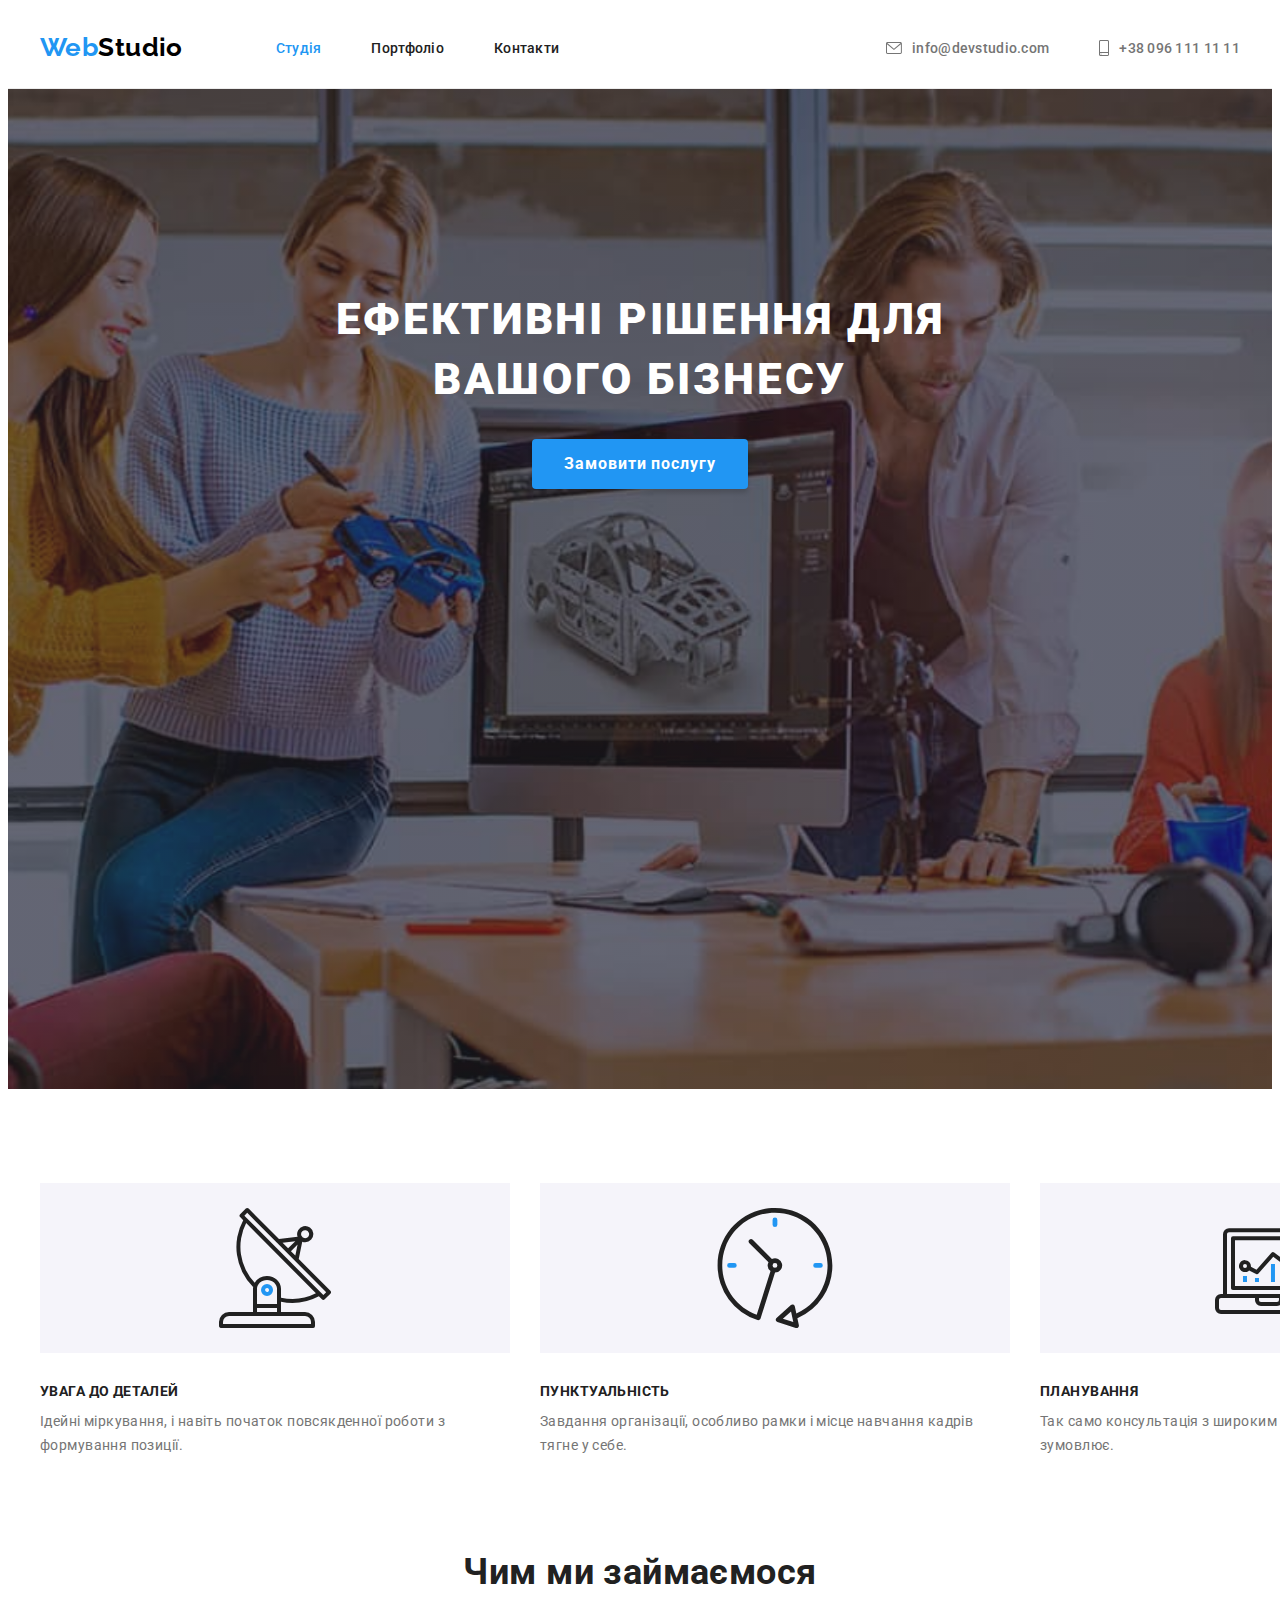
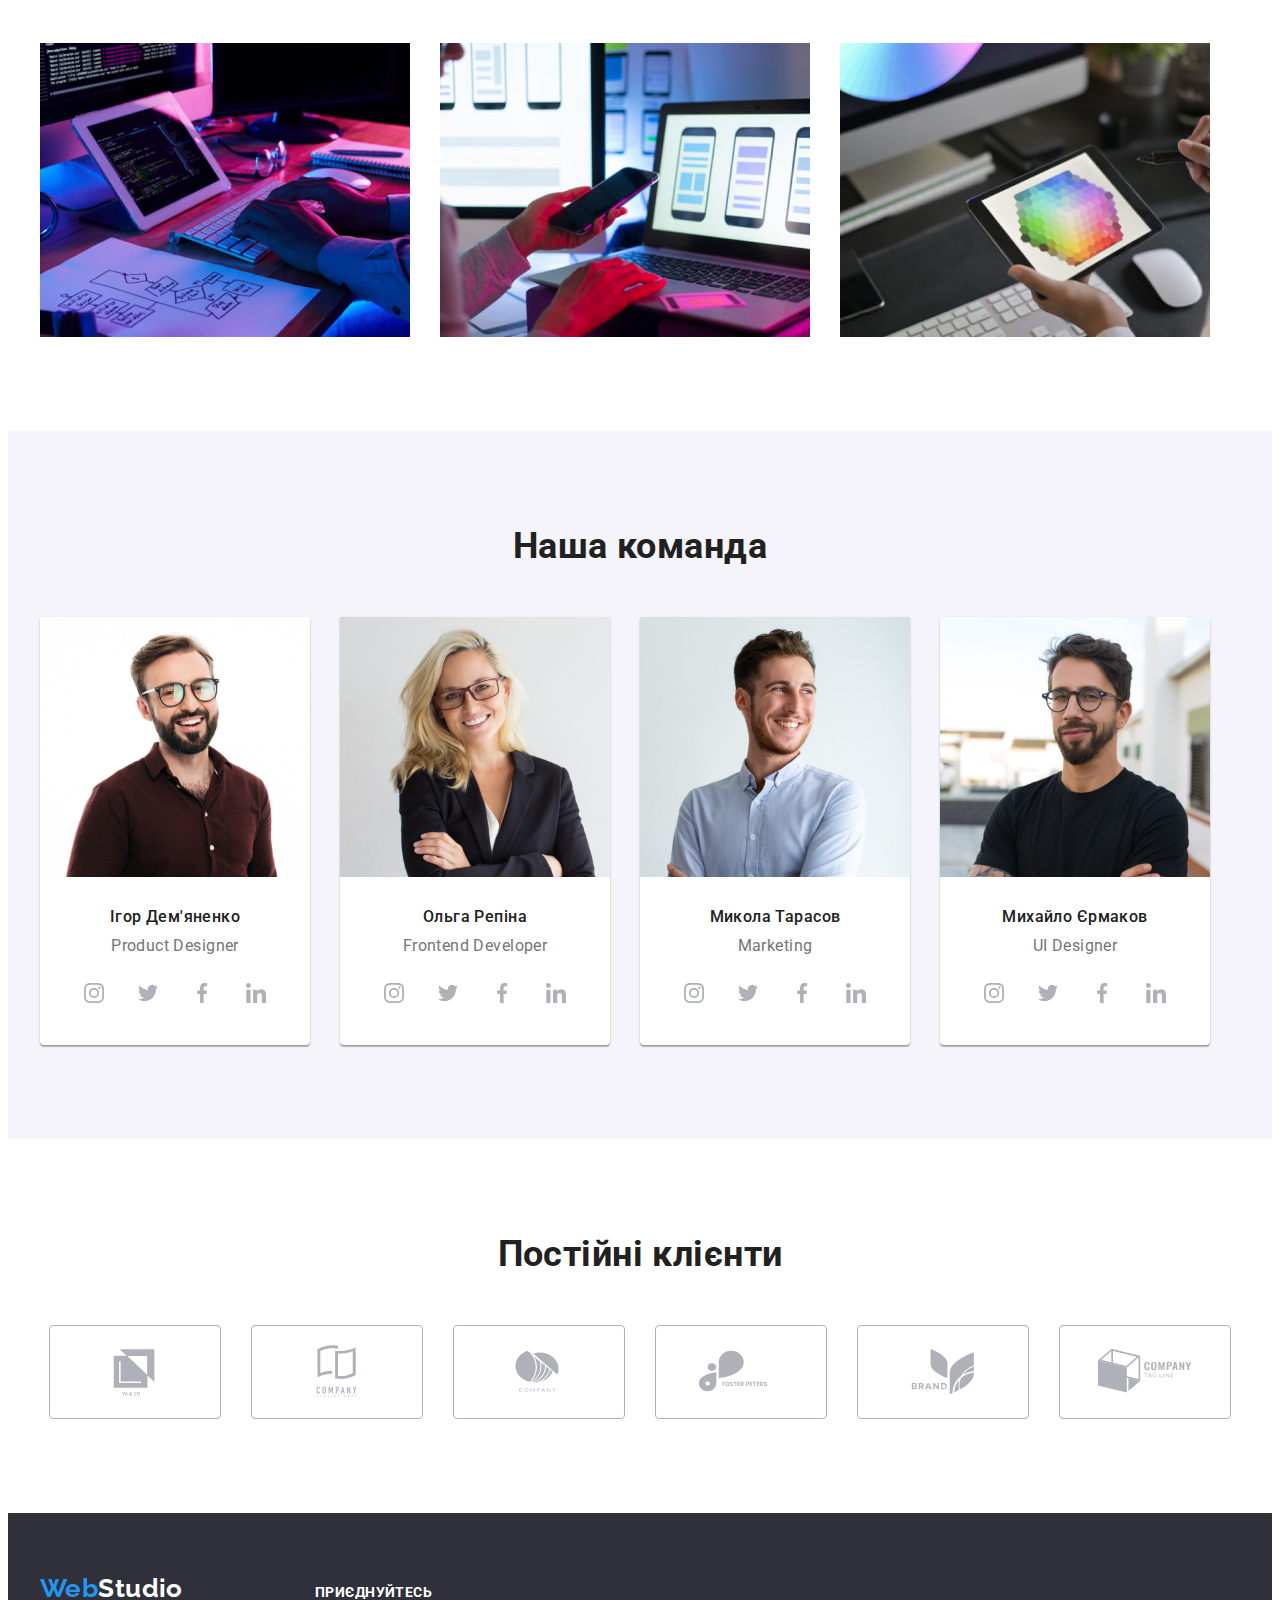
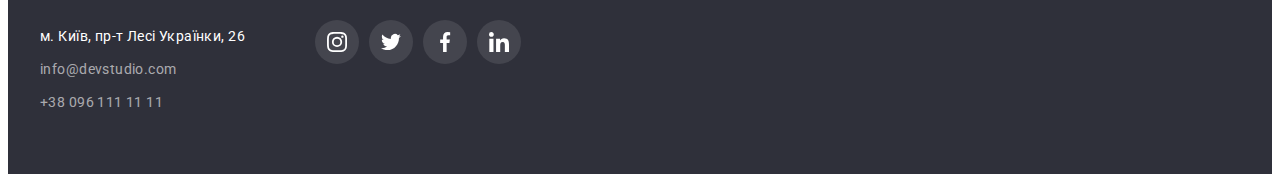
<file: index.html>
<!DOCTYPE html>
<html lang="uk">
  <head>
    <meta charset="UTF-8" />
    <meta http-equiv="X-UA-Compatible" content="IE=edge" />
    <meta name="viewport" content="width=device-width, initial-scale=1.0" />
    <title>Студія</title>
    <!-- Font styles -->
    <link rel="preconnect" href="https://fonts.googleapis.com" />
    <link rel="preconnect" href="https://fonts.gstatic.com" crossorigin />
    <link
      href="https://fonts.googleapis.com/css2?family=Raleway:wght@700&family=Roboto:wght@400;500;700;900&display=swap"
      rel="stylesheet"
    />
    <!-- Normalize styles -->
    <link
      rel="stylesheet"
      href="https://cdnjs.cloudflare.com/ajax/libs/modern-normalize/1.1.0/modern-normalize.min.css"
      integrity="sha512-wpPYUAdjBVSE4KJnH1VR1HeZfpl1ub8YT/NKx4PuQ5NmX2tKuGu6U/JRp5y+Y8XG2tV+wKQpNHVUX03MfMFn9Q=="
      crossorigin="anonymous"
      referrerpolicy="no-referrer"
    />
    <!-- Custom styles -->
    <link rel="stylesheet" href="./css/styles.css" />
  </head>

  <body>
    <!-- Header section -->
    <header class="header">
      <div class="container header-container">
        <nav class="header-nav">
          <a class="logo header-logo" href="./index.html"
            >Web<span class="black-logo">Studio</span></a
          >
          <ul class="nav-list list">
            <li class="nav-item"><a class="nav-link current" href="./index.html">Студія</a></li>
            <li class="nav-item"><a class="nav-link" href="./portfolio.html">Портфоліо</a></li>
            <li class="nav-item"><a class="nav-link" href="#">Контакти</a></li>
          </ul>
        </nav>

        <ul class="contacts-list list">
          <li class="contacts-item">
            <a class="contacts-link" href="mailto:info@devstudio.com">
              <svg class="contacts-mail" width="16" height="12">
                <use href="./images/icons/sprite.svg#icon-envelope"></use>
              </svg>
              info@devstudio.com</a
            >
          </li>
          <li class="contacts-item">
            <a class="contacts-link" href="tel:+380961111111">
              <svg class="contacts-tel" width="10" height="16">
                <use href="./images/icons/sprite.svg#icon-smartphone"></use>
              </svg>
              +38 096 111 11 11</a
            >
          </li>
        </ul>
      </div>
    </header>
    <!-- Main section -->
    <main>
      <!-- Hero section -->
      <section class="hero">
        <div class="container">
          <h1 class="hero-title">Ефективні рішення для <br />вашого бізнесу</h1>
          <button class="button order-button" type="button">Замовити послугу</button>
        </div>
      </section>
      <!-- Features section -->
      <section class="features section">
        <div class="container">
          <h2 class="section-title visually-hidden">Особливості</h2>
          <ul class="features-list list">
            <li class="features-item">
              <svg class="features-icon" width="270" height="120">
                <use href="./images/icons/sprite.svg#icon-antenna"></use>
              </svg>
              <h3 class="features-title">Увага до деталей</h3>
              <p class="features-text">
                Ідейні міркування, і навіть початок повсякденної роботи з формування позиції.
              </p>
            </li>
            <li class="features-item">
              <svg class="features-icon" width="270" height="120">
                <use href="./images/icons/sprite.svg#icon-clock"></use>
              </svg>
              <h3 class="features-title">Пунктуальність</h3>
              <p class="features-text">
                Завдання організації, особливо рамки і місце навчання кадрів тягне у себе.
              </p>
            </li>
            <li class="features-item">
              <svg class="features-icon" width="270" height="120">
                <use href="./images/icons/sprite.svg#icon-diagram"></use>
              </svg>
              <h3 class="features-title">Планування</h3>
              <p class="features-text">
                Так само консультація з широким активом значною мірою зумовлює.
              </p>
            </li>
            <li class="features-item">
              <svg class="features-icon" width="270" height="120">
                <use href="./images/icons/sprite.svg#icon-astronaut"></use>
              </svg>
              <h3 class="features-title">Сучасні технології</h3>
              <p class="features-text">
                Значимість цих проблем настільки очевидна, що реалізація планових завдань.
              </p>
            </li>
          </ul>
        </div>
      </section>
      <!-- Specifications section-->
      <section class="specifications section">
        <div class="container">
          <h2 class="section-title">Чим ми займаємося</h2>
          <ul class="specifications-list list">
            <li class="specifications-item">
              <img
                src="./images/services/programming.jpg"
                alt="Комп'ютер"
                width="370"
                height="294"
              />
            </li>
            <li class="specifications-item">
              <img src="./images/services/mobileapps.jpg" alt="Смартфон" width="370" height="294" />
            </li>
            <li class="specifications-item">
              <img
                src="./images/services/design.jpg"
                alt="Палітра кольорів"
                width="370"
                height="294"
              />
            </li>
          </ul>
        </div>
      </section>
      <!-- Team section -->
      <section class="section team">
        <div class="container">
          <h2 class="section-title">Наша команда</h2>
          <ul class="team-list list">
            <li class="teammate">
              <img src="./images/team/photo1.jpg" alt="Ігор Дем'яненко" width="270" height="260" />
              <div class="teammate-description">
                <h3 class="teammate-title">Ігор Дем'яненко</h3>
                <p class="teammate-position" lang="en">Product Designer</p>
                <ul class="socials list">
                  <li class="socials-item">
                    <a
                      class="socials-link link"
                      href="#"
                      target="_blank"
                      rel="noopener noreferrer"
                      aria-label="instagram"
                    >
                      <svg class="socials-icon" width="20" height="20">
                        <use href="./images/icons/sprite.svg#icon-instagram"></use>
                      </svg>
                    </a>
                  </li>
                  <li class="socials-item">
                    <a
                      class="socials-link link"
                      href="#"
                      target="_blank"
                      rel="noopener noreferrer"
                      aria-label="twitter"
                    >
                      <svg class="socials-icon" width="20" height="20">
                        <use href="./images/icons/sprite.svg#icon-twitter"></use>
                      </svg>
                    </a>
                  </li>
                  <li class="socials-item">
                    <a
                      class="socials-link link"
                      href="#"
                      target="_blank"
                      rel="noopener noreferrer"
                      aria-label="facebook"
                    >
                      <svg class="socials-icon" width="20" height="20">
                        <use href="./images/icons/sprite.svg#icon-facebook"></use>
                      </svg>
                    </a>
                  </li>
                  <li class="socials-item">
                    <a
                      class="socials-link link"
                      href="#"
                      target="_blank"
                      rel="noopener noreferrer"
                      aria-label="linkedin"
                      ><svg class="socials-icon" width="20" height="20">
                        <use href="./images/icons/sprite.svg#icon-linkedin"></use>
                      </svg>
                    </a>
                  </li>
                </ul>
              </div>
            </li>
            <li class="teammate">
              <img src="./images/team/photo2.jpg" alt="Ольга Репіна" width="270" height="260" />
              <div class="teammate-description">
                <h3 class="teammate-title">Ольга Репіна</h3>
                <p class="teammate-position" lang="en">Frontend Developer</p>
                <ul class="socials list">
                  <li class="socials-item">
                    <a
                      class="socials-link link"
                      href="#"
                      target="_blank"
                      rel="noopener noreferrer"
                      aria-label="instagram"
                    >
                      <svg class="socials-icon" width="20" height="20">
                        <use href="./images/icons/sprite.svg#icon-instagram"></use>
                      </svg>
                    </a>
                  </li>
                  <li class="socials-item">
                    <a
                      class="socials-link link"
                      href="#"
                      target="_blank"
                      rel="noopener noreferrer"
                      aria-label="twitter"
                    >
                      <svg class="socials-icon" width="20" height="20">
                        <use href="./images/icons/sprite.svg#icon-twitter"></use>
                      </svg>
                    </a>
                  </li>
                  <li class="socials-item">
                    <a
                      class="socials-link link"
                      href="#"
                      target="_blank"
                      rel="noopener noreferrer"
                      aria-label="facebook"
                    >
                      <svg class="socials-icon" width="20" height="20">
                        <use href="./images/icons/sprite.svg#icon-facebook"></use>
                      </svg>
                    </a>
                  </li>
                  <li class="socials-item">
                    <a
                      class="socials-link link"
                      href="#"
                      target="_blank"
                      rel="noopener noreferrer"
                      aria-label="linkedin"
                      ><svg class="socials-icon" width="20" height="20">
                        <use href="./images/icons/sprite.svg#icon-linkedin"></use>
                      </svg>
                    </a>
                  </li>
                </ul>
              </div>
            </li>
            <li class="teammate">
              <img src="./images/team/photo3.jpg" alt="Микола Тарасов" width="270" height="260" />
              <div class="teammate-description">
                <h3 class="teammate-title">Микола Тарасов</h3>
                <p class="teammate-position" lang="en">Marketing</p>
                <ul class="socials list">
                  <li class="socials-item">
                    <a
                      class="socials-link link"
                      href="#"
                      target="_blank"
                      rel="noopener noreferrer"
                      aria-label="instagram"
                    >
                      <svg class="socials-icon" width="20" height="20">
                        <use href="./images/icons/sprite.svg#icon-instagram"></use>
                      </svg>
                    </a>
                  </li>
                  <li class="socials-item">
                    <a
                      class="socials-link link"
                      href="#"
                      target="_blank"
                      rel="noopener noreferrer"
                      aria-label="twitter"
                    >
                      <svg class="socials-icon" width="20" height="20">
                        <use href="./images/icons/sprite.svg#icon-twitter"></use>
                      </svg>
                    </a>
                  </li>
                  <li class="socials-item">
                    <a
                      class="socials-link link"
                      href="#"
                      target="_blank"
                      rel="noopener noreferrer"
                      aria-label="facebook"
                    >
                      <svg class="socials-icon" width="20" height="20">
                        <use href="./images/icons/sprite.svg#icon-facebook"></use>
                      </svg>
                    </a>
                  </li>
                  <li class="socials-item">
                    <a
                      class="socials-link link"
                      href="#"
                      target="_blank"
                      rel="noopener noreferrer"
                      aria-label="linkedin"
                      ><svg class="socials-icon" width="20" height="20">
                        <use href="./images/icons/sprite.svg#icon-linkedin"></use>
                      </svg>
                    </a>
                  </li>
                </ul>
              </div>
            </li>
            <li class="teammate">
              <img src="./images/team/photo4.jpg" alt="Михайло Єрмаков" width="270" height="260" />
              <div class="teammate-description">
                <h3 class="teammate-title">Михайло Єрмаков</h3>
                <p class="teammate-position" lang="en">UI Designer</p>
                <ul class="socials list">
                  <li class="socials-item">
                    <a
                      class="socials-link link"
                      href="#"
                      target="_blank"
                      rel="noopener noreferrer"
                      aria-label="instagram"
                    >
                      <svg class="socials-icon" width="20" height="20">
                        <use href="./images/icons/sprite.svg#icon-instagram"></use>
                      </svg>
                    </a>
                  </li>
                  <li class="socials-item">
                    <a
                      class="socials-link link"
                      href="#"
                      target="_blank"
                      rel="noopener noreferrer"
                      aria-label="twitter"
                    >
                      <svg class="socials-icon" width="20" height="20">
                        <use href="./images/icons/sprite.svg#icon-twitter"></use>
                      </svg>
                    </a>
                  </li>
                  <li class="socials-item">
                    <a
                      class="socials-link link"
                      href="#"
                      target="_blank"
                      rel="noopener noreferrer"
                      aria-label="facebook"
                    >
                      <svg class="socials-icon" width="20" height="20">
                        <use href="./images/icons/sprite.svg#icon-facebook"></use>
                      </svg>
                    </a>
                  </li>
                  <li class="socials-item">
                    <a
                      class="socials-link link"
                      href="#"
                      target="_blank"
                      rel="noopener noreferrer"
                      aria-label="linkedin"
                      ><svg class="socials-icon" width="20" height="20">
                        <use href="./images/icons/sprite.svg#icon-linkedin"></use>
                      </svg>
                    </a>
                  </li>
                </ul>
              </div>
            </li>
          </ul>
        </div>
      </section>
      <!-- Clients section -->
      <section class="section clients">
        <div class="container">
          <h2 class="section-title">Постійні клієнти</h2>
          <ul class="clients-list list">
            <li class="clients-item">
              <a
                class="clients-link link"
                href="#"
                target="_blank"
                rel="noopener noreferrer"
                aria-label="YA&CO"
              >
                <svg class="clients-logo" width="106" height="60">
                  <use href="./images/icons/sprite.svg#icon-logo-1"></use>
                </svg>
              </a>
            </li>
            <li class="clients-item">
              <a
                class="clients-link link"
                href="#"
                target="_blank"
                rel="noopener noreferrer"
                aria-label="Company"
              >
                <svg class="clients-logo" width="106" height="60">
                  <use href="./images/icons/sprite.svg#icon-logo-2"></use>
                </svg>
              </a>
            </li>
            <li class="clients-item">
              <a
                class="clients-link link"
                href="#"
                target="_blank"
                rel="noopener noreferrer"
                aria-label="Company"
              >
                <svg class="clients-logo" width="106" height="60">
                  <use href="./images/icons/sprite.svg#icon-logo-3"></use>
                </svg>
              </a>
            </li>
            <li class="clients-item">
              <a
                class="clients-link link"
                href="#"
                target="_blank"
                rel="noopener noreferrer"
                aria-label="FOSTER PETERS"
              >
                <svg class="clients-logo" width="106" height="60">
                  <use href="./images/icons/sprite.svg#icon-logo-4"></use>
                </svg>
              </a>
            </li>
            <li class="clients-item">
              <a
                class="clients-link link"
                href="#"
                target="_blank"
                rel="noopener noreferrer"
                aria-label="BRAND"
              >
                <svg class="clients-logo" width="106" height="60">
                  <use href="./images/icons/sprite.svg#icon-logo-5"></use>
                </svg>
              </a>
            </li>
            <li class="clients-item">
              <a
                class="clients-link link"
                href="#"
                target="_blank"
                rel="noopener noreferrer"
                aria-label="Company"
              >
                <svg class="clients-logo" width="106" height="60">
                  <use href="./images/icons/sprite.svg#icon-logo-6"></use>
                </svg>
              </a>
            </li>
          </ul>
        </div>
      </section>
    </main>
    <!-- Footer section -->
    <footer class="footer">
      <div class="footer-container container">
        <h2 class="section-title visually-hidden">Зв'язатися з нами</h2>
        <div class="footer-address">
          <a class="footer-logo logo" href="./index.html"
            >Web<span class="white-logo">Studio</span></a
          >
          <address class="address">
            <ul class="address-list list">
              <li class="address-item">
                <a
                  class="address-geo"
                  href="https://goo.gl/maps/RaLyi4AFMYMuKomp6"
                  target="_blank"
                  rel="nofollow noreferrer noopener"
                  >м. Київ, пр-т Лесі Українки, 26
                </a>
              </li>
              <li class="address-item">
                <a class="email" href="mailto:info@devstudio.com">info@devstudio.com</a>
              </li>
              <li class="address-item">
                <a class="number" href="tel:+380961111111">+38 096 111 11 11</a>
              </li>
            </ul>
          </address>
        </div>
        <div class="footer-socials">
          <h3 class="socials-title">приєднуйтесь</h3>
          <ul class="socials list">
            <li class="socials-item">
              <a
                class="socials-link link"
                href="#"
                target="_blank"
                rel="noopener noreferrer"
                aria-label="instagram"
              >
                <svg class="socials-icon" width="20" height="20">
                  <use href="./images/icons/sprite.svg#icon-instagram"></use>
                </svg>
              </a>
            </li>
            <li class="socials-item">
              <a
                class="socials-link link"
                href="#"
                target="_blank"
                rel="noopener noreferrer"
                aria-label="twitter"
              >
                <svg class="socials-icon" width="20" height="20">
                  <use href="./images/icons/sprite.svg#icon-twitter"></use>
                </svg>
              </a>
            </li>
            <li class="socials-item">
              <a
                class="socials-link link"
                href="#"
                target="_blank"
                rel="noopener noreferrer"
                aria-label="facebook"
              >
                <svg class="socials-icon" width="20" height="20">
                  <use href="./images/icons/sprite.svg#icon-facebook"></use>
                </svg>
              </a>
            </li>
            <li class="socials-item">
              <a
                class="socials-link link"
                href="#"
                target="_blank"
                rel="noopener noreferrer"
                aria-label="linkedin"
                ><svg class="socials-icon" width="20" height="20">
                  <use href="./images/icons/sprite.svg#icon-linkedin"></use>
                </svg>
              </a>
            </li>
          </ul>
        </div>
      </div>
    </footer>
  </body>
</html>
</file>
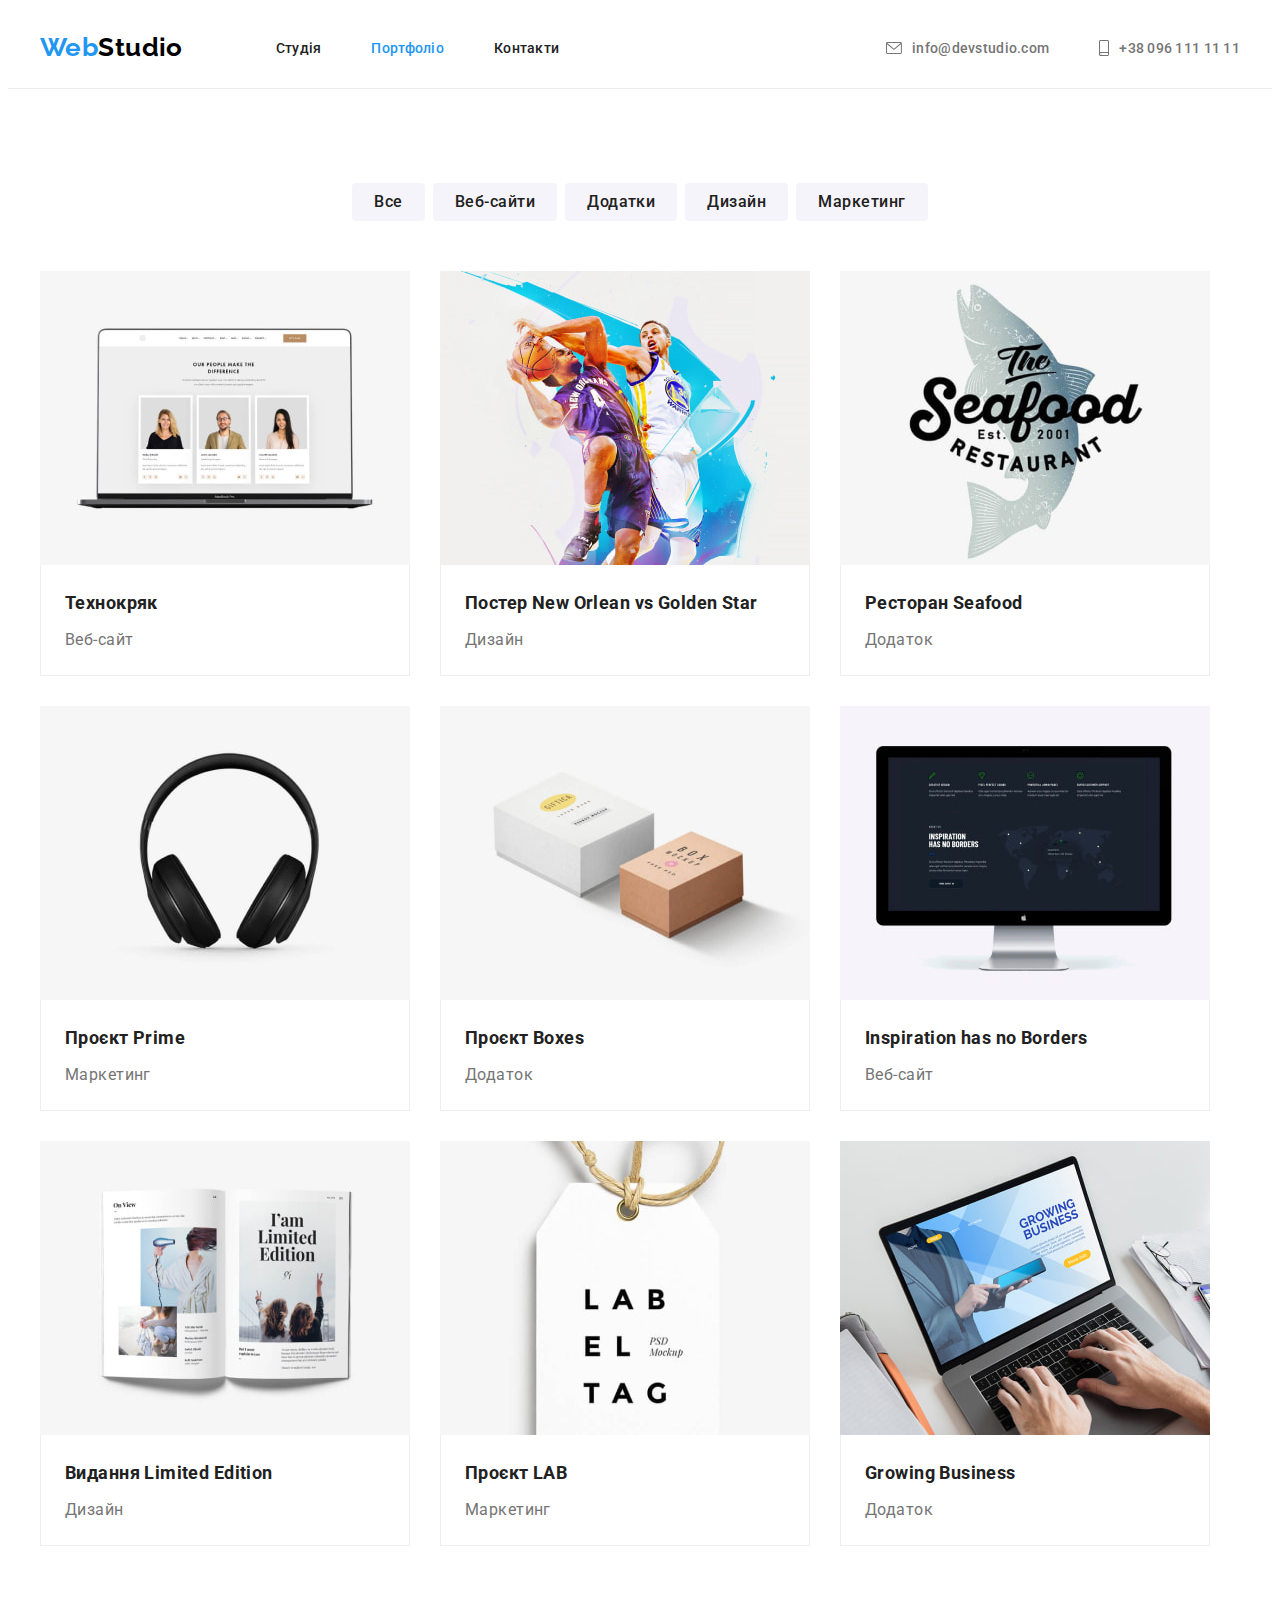
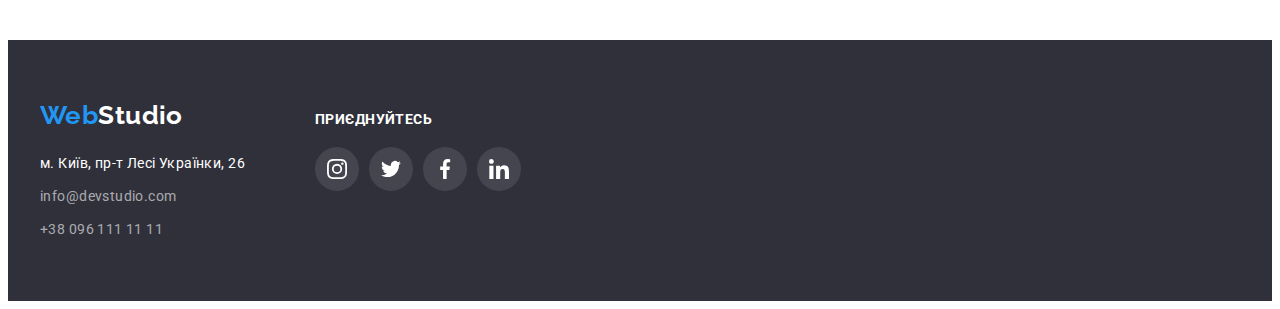
<file: portfolio.html>
<!DOCTYPE html>
<html lang="uk">
  <head>
    <meta charset="UTF-8" />
    <meta http-equiv="X-UA-Compatible" content="IE=edge" />
    <meta name="viewport" content="width=device-width, initial-scale=1.0" />
    <title>Портфоліо</title>
    <!-- Font styles -->
    <link rel="preconnect" href="https://fonts.googleapis.com" />
    <link rel="preconnect" href="https://fonts.gstatic.com" crossorigin />
    <link
      href="https://fonts.googleapis.com/css2?family=Raleway:wght@700&family=Roboto:wght@400;500;700;900&display=swap"
      rel="stylesheet"
    />
    <!-- Normalize styles -->
    <link
      rel="stylesheet"
      href="https://cdnjs.cloudflare.com/ajax/libs/modern-normalize/1.1.0/modern-normalize.min.css"
      integrity="sha512-wpPYUAdjBVSE4KJnH1VR1HeZfpl1ub8YT/NKx4PuQ5NmX2tKuGu6U/JRp5y+Y8XG2tV+wKQpNHVUX03MfMFn9Q=="
      crossorigin="anonymous"
      referrerpolicy="no-referrer"
    />
    <!-- Custom styles -->
    <link rel="stylesheet" href="./css/styles.css" />
  </head>
  <body>
    <!-- Header section -->
    <header class="header">
      <div class="container header-container">
        <nav class="header-nav">
          <a class="logo header-logo" href="./index.html"
            >Web<span class="black-logo">Studio</span></a
          >
          <ul class="nav-list list">
            <li class="nav-item"><a class="nav-link" href="./index.html">Студія</a></li>
            <li class="nav-item">
              <a class="nav-link current" href="./portfolio.html">Портфоліо</a>
            </li>
            <li class="nav-item"><a class="nav-link" href="#">Контакти</a></li>
          </ul>
        </nav>

        <ul class="contacts-list list">
          <li class="contacts-item">
            <a class="contacts-link" href="mailto:info@devstudio.com">
              <svg class="contacts-mail" width="16" height="12">
                <use href="./images/icons/sprite.svg#icon-envelope"></use>
              </svg>
              info@devstudio.com</a
            >
          </li>
          <li class="contacts-item">
            <a class="contacts-link" href="tel:+380961111111">
              <svg class="contacts-tel" width="10" height="16">
                <use href="./images/icons/sprite.svg#icon-smartphone"></use>
              </svg>
              +38 096 111 11 11</a
            >
          </li>
        </ul>
      </div>
    </header>
    <!-- Main section -->
    <main>
      <section class="section portfolio">
        <h1 class="section-title visually-hidden">Наші роботи</h1>
        <!-- Filter section -->
        <div class="container">
          <ul class="filter-list list">
            <li class="filter-item">
              <button class="button filter-button" type="button">Все</button>
            </li>
            <li class="filter-item">
              <button class="button filter-button" type="button">Веб-сайти</button>
            </li>
            <li class="filter-item">
              <button class="button filter-button" type="button">Додатки</button>
            </li>
            <li class="filter-item">
              <button class="button filter-button" type="button">Дизайн</button>
            </li>
            <li class="filter-item">
              <button class="button filter-button" type="button">Маркетинг</button>
            </li>
          </ul>
        </div>
        <!-- Examples section -->
        <div class="container">
          <ul class="example-list list">
            <li class="example-item">
              <a class="example-link link" href="#">
                <img
                  src="./images/portfolio/technocryack.jpg"
                  alt="ноутбук"
                  width="370"
                  height="294"
                />
                <div class="example-description">
                  <h2 class="example-title">Технокряк</h2>
                  <p class="example-type">Веб-сайт</p>
                </div>
              </a>
            </li>
            <li class="example-item">
              <a class="example-link link" href="#">
                <img
                  src="./images/portfolio/poster-new-orlean-vs-golden-star.jpg"
                  alt="два баскетболісти"
                  width="370"
                  height="294"
                />
                <div class="example-description">
                  <h2 class="example-title">
                    Постер <span lang="en">New Orlean vs Golden Star</span>
                  </h2>
                  <p class="example-type">Дизайн</p>
                </div>
              </a>
            </li>
            <li class="example-item">
              <a class="example-link link" href="#">
                <img
                  src="./images/portfolio/restaurant-seafood.jpg"
                  alt="логотип ресторану"
                  width="370"
                  height="294"
                />
                <div class="example-description">
                  <h2 class="example-title">Ресторан <span lang="en">Seafood</span></h2>
                  <p class="example-type">Додаток</p>
                </div>
              </a>
            </li>
            <li class="example-item">
              <a class="example-link link" href="#">
                <img
                  src="./images/portfolio/project-prime.jpg"
                  alt="навушники"
                  width="370"
                  height="294"
                />
                <div class="example-description">
                  <h2 class="example-title">Проєкт <span lang="en">Prime</span></h2>
                  <p class="example-type">Маркетинг</p>
                </div>
              </a>
            </li>
            <li class="example-item">
              <a class="example-link link" href="#">
                <img
                  src="./images/portfolio/project-boxes.jpg"
                  alt="дві коробки"
                  width="370"
                  height="294"
                />
                <div class="example-description">
                  <h2 class="example-title">Проєкт <span lang="en">Boxes</span></h2>
                  <p class="example-type">Додаток</p>
                </div>
              </a>
            </li>
            <li class="example-item">
              <a class="example-link link" href="#">
                <img
                  src="./images/portfolio/inspiration-has-no borders.jpg"
                  alt="монітор комп'ютера"
                  width="370"
                  height="294"
                />
                <div class="example-description">
                  <h2 class="example-title" lang="en">Inspiration has no Borders</h2>
                  <p class="example-type">Веб-сайт</p>
                </div>
              </a>
            </li>
            <li class="example-item">
              <a class="example-link link" href="#">
                <img
                  src="./images/portfolio/publication-limited-edition.jpg"
                  alt="книга"
                  width="370"
                  height="294"
                />
                <div class="example-description">
                  <h2 class="example-title">Видання <span lang="en"></span>Limited Edition</h2>
                  <p class="example-type">Дизайн</p>
                </div>
              </a>
            </li>
            <li class="example-item">
              <a class="example-link link" href="#">
                <img
                  src="./images/portfolio/project-lab.jpg"
                  alt="етикетка"
                  width="370"
                  height="294"
                />
                <div class="example-description">
                  <h2 class="example-title">Проєкт <span lang="en">LAB</span></h2>
                  <p class="example-type">Маркетинг</p>
                </div>
              </a>
            </li>
            <li class="example-item">
              <a class="example-link link" href="#">
                <img
                  src="./images/portfolio/growing-business.jpg"
                  alt="ноутбук на столі"
                  width="370"
                  height="294"
                />
                <div class="example-description">
                  <h2 class="example-title" lang="en">Growing Business</h2>
                  <p class="example-type">Додаток</p>
                </div>
              </a>
            </li>
          </ul>
        </div>
      </section>
    </main>
    <!-- Footer section -->
    <footer class="footer">
      <div class="footer-container container">
        <h2 class="section-title visually-hidden">Зв'язатися з нами</h2>
        <div class="footer-address">
          <a class="footer-logo logo" href="./index.html"
            >Web<span class="white-logo">Studio</span></a
          >
          <address class="address">
            <ul class="address-list list">
              <li class="address-item">
                <a
                  class="address-geo"
                  href="https://goo.gl/maps/RaLyi4AFMYMuKomp6"
                  target="_blank"
                  rel="nofollow noreferrer noopener"
                  >м. Київ, пр-т Лесі Українки, 26
                </a>
              </li>
              <li class="address-item">
                <a class="email" href="mailto:info@devstudio.com">info@devstudio.com</a>
              </li>
              <li class="address-item">
                <a class="number" href="tel:+380961111111">+38 096 111 11 11</a>
              </li>
            </ul>
          </address>
        </div>
        <div class="footer-socials">
          <h3 class="socials-title">приєднуйтесь</h3>
          <ul class="socials list">
            <li class="socials-item">
              <a
                class="socials-link link"
                href="#"
                target="_blank"
                rel="noopener noreferrer"
                aria-label="instagram"
              >
                <svg class="socials-icon" width="20" height="20">
                  <use href="./images/icons/sprite.svg#icon-instagram"></use>
                </svg>
              </a>
            </li>
            <li class="socials-item">
              <a
                class="socials-link link"
                href="#"
                target="_blank"
                rel="noopener noreferrer"
                aria-label="twitter"
              >
                <svg class="socials-icon" width="20" height="20">
                  <use href="./images/icons/sprite.svg#icon-twitter"></use>
                </svg>
              </a>
            </li>
            <li class="socials-item">
              <a
                class="socials-link link"
                href="#"
                target="_blank"
                rel="noopener noreferrer"
                aria-label="facebook"
              >
                <svg class="socials-icon" width="20" height="20">
                  <use href="./images/icons/sprite.svg#icon-facebook"></use>
                </svg>
              </a>
            </li>
            <li class="socials-item">
              <a
                class="socials-link link"
                href="#"
                target="_blank"
                rel="noopener noreferrer"
                aria-label="linkedin"
                ><svg class="socials-icon" width="20" height="20">
                  <use href="./images/icons/sprite.svg#icon-linkedin"></use>
                </svg>
              </a>
            </li>
          </ul>
        </div>
      </div>
    </footer>
  </body>
</html>
</file>
<file: css/styles.css>
:root {
  --primary-text-color: #757575;
  --title-text-color: #212121;
  --accent-color: #2196f3;
  --primary-white-color: #ffffff;
  --primary-black-color: #000000;
  --order-button-color: #188ce8;
  --icon-color: #AFB1B8;
  --secondary-background-color: #f5f4fa;
  --footer-background-color: #2f303a;
  --footer-contacts-color: rgba(255, 255, 255, 0.6);
  --main-font: Roboto, sans-serif;
  --secondary-font: Raleway, sans-serif;
}

body {
  color: var(--primary-text-color);
  background-color: var(--primary-white-color);
  font-family: var(--main-font);
  font-size: 14px;
  letter-spacing: 0.03em;
}

/* Local reset styles */

a {
  text-decoration: none;
  color: currentColor;
}

ul {
  list-style: none;
  padding: 0;
  margin: 0;
}

h1,
h2,
h3,
h4,
h5,
h6,
p {
  margin: 0;
}

img {
  display: block;
}

/* ========== Header ========== */

.header {
  margin-right: auto;
  margin-left: auto;
  border-bottom: 1px solid #ececec;
}

.container {
  width: 1200px;
  margin-right: auto;
  margin-left: auto;
  padding-right: 15px;
  padding-left: 15px;
}

.header-container {
  display: flex;
  align-items: center;
}

.header-nav {
  display: flex;
  align-items: center;
  margin-right: auto;
}

/* Logo */

.logo {
  color: var(--accent-color);
  font-family: var(--secondary-font);
  font-weight: 700;
  font-size: 26px;
  line-height: calc(31 / 26);
}

.header-logo {
  display: inline-block;
  margin-right: 93px;
  padding-top: 24px;
  padding-bottom: 25px;
}
.black-logo {
  color: var(--primary-black-color);
}

.white-logo {
  color: var(--primary-white-color);
}

/* Navigation */

.nav-list {
  display: flex;
  align-items: center;
}

.nav-list .current {
  color: var(--accent-color);
}

.nav-item:not(:last-child) {
  margin-right: 50px;
}

.nav-link {
  display: block;
  padding-top: 32px;
  padding-bottom: 32px;

  color: var(--title-text-color);
  font-weight: 500;
  line-height: calc(16 / 14);
  letter-spacing: 0.02em;
}

/* .current::after {
  content: '';
  display: block;
  width: 100%;
  height: 4px;
  border-radius: 2px;
  background-color: var(--accent-color)
} */

.nav-link:hover,
.nav-link:focus {
  color: var(--accent-color);
}

/* Contacts */

.contacts-list {
  display: flex;
}

.contacts-item:not(:last-child) {
  margin-right: 50px;
}

.contacts-link {
  display: flex;
  align-items: center;
  padding-top: 32px;
  padding-bottom: 32px;

  color: var(--primary-text-color);
  font-weight: 500;
  line-height: calc(16 / 14);
  letter-spacing: 0.02em;
}

.contacts-link:hover,
.contacts-link:focus {
  color: var(--accent-color);
}

.contacts-mail,
.contacts-tel {
  margin-right: 10px;
  fill: currentColor;
}

/* ========== Main ========== */

/* Hero */

.hero {
  min-width: 1200px;
  max-width: 1600px;
  margin-right: auto;
  margin-left: auto;
  height: 600px;
  padding-top: 200px;
  padding-bottom: 200px;

  background-image: linear-gradient(to right, rgba(47, 48, 58, 0.4), rgba(47, 48, 58, 0.4)),
    url(../images/background/hero-background.jpg);
  background-color: var(--footer-background-color);
  background-repeat: no-repeat;
  background-position: center;
  background-size: cover;

  text-align: center;
}

.hero-title {
  color: var(--primary-white-color);
  font-weight: 900;
  font-size: 44px;
  line-height: calc(60 / 44);
  letter-spacing: 0.06em;
  text-transform: uppercase;
  margin-bottom: 30px;
}

/* Buttons */

.button {
  cursor: pointer;
  font-family: inherit;
  text-align: center;
}

.order-button {
  display: inline-block;
  min-width: 200px;
  padding-top: 10px;
  padding-right: 32px;
  padding-bottom: 10px;
  padding-left: 32px;
  border: none;
  border-radius: 4px;
  box-shadow: 0px 4px 4px rgba(0, 0, 0, 0.15);

  color: var(--primary-white-color);
  background-color: var(--accent-color);
  font-weight: 700;
  font-size: 16px;
  line-height: calc(30 / 16);
  letter-spacing: 0.06em;
}

.order-button:hover,
.order-button:focus {
  background-color: var(--order-button-color);
}

/* Section */

.section {
  padding-top: 94px;
  padding-bottom: 94px;
}

.section-title {
  margin-bottom: 50px;

  color: var(--title-text-color);
  font-weight: 700;
  font-size: 36px;
  line-height: calc(42 / 36);
  text-align: center;
}

/* Hidden title */

.visually-hidden {
  position: absolute;
  width: 1px;
  height: 1px;
  margin: -1px;
  border: 0;
  padding: 0;

  white-space: nowrap;
  clip-path: inset(100%);
  clip: rect(0 0 0 0);
  overflow: hidden;
}

/* Features */

.features {
  padding-bottom: 0;
}

.features-list {
  display: flex;
}

.features-item {
  width: calc((100%-90px) / 4);
}

.features-item:not(:last-child) {
  margin-right: 30px;
}

.features-icon {
  display: block;
  content: '';
  margin-bottom: 30px;
  margin-right: auto;
  margin-left: auto;
  padding-top: 25px;
  padding-right: 100px;
  padding-bottom: 25px;
  padding-left: 100px;
  background-color: var(--secondary-background-color);
}

.features-title {
  margin-bottom: 10px;

  color: var(--title-text-color);
  font-size: 14px;
  font-weight: 700;
  line-height: calc(16 / 14);
  text-transform: uppercase;
}

.features-text {
  line-height: calc(24 / 14);
}

/* Specifications */

.specifications-list {
  display: flex;
  flex-wrap: wrap;
  gap: 30px;
}

.specifications-item {
  width: 370px;
}

/* Team */

.team {
  background-color: var(--secondary-background-color);
}

.team-list {
  display: flex;
  flex-wrap: wrap;
  gap: 30px;
}

.teammate {
  width: 270px;

  background: var(--primary-white-color);
  box-shadow: 0px 1px 3px rgba(0, 0, 0, 0.12), 0px 1px 1px rgba(0, 0, 0, 0.14),
    0px 2px 1px rgba(0, 0, 0, 0.2);
  border-radius: 0px 0px 4px 4px;
}

.teammate-description {
  padding-top: 30px;
  padding-bottom: 30px;
}

.teammate-title,
.teammate-position {
  font-size: 16px;
  line-height: calc(19 / 16);
  text-align: center;
}

.teammate-title {
  margin-bottom: 10px;
  color: var(--title-text-color);
  font-weight: 500;
}

.teammate-position {
  margin-bottom: 16px;
}

/* Socials */

.socials {
  display: flex;
  justify-content: center;
  align-items: center;
  gap: 10px;
}

.socials-link {
  display: flex;
  justify-content: center;
  align-items: center;
  width: 44px;
  height: 44px;
  border-radius: 50%;
  color: var(--icon-color);
}

.socials-link:hover,
.socials-link:focus {
  background-color: var(--accent-color);
  color: var(--primary-white-color);
  outline: none;
}

.socials-icon {
  fill: currentColor;
}

/* Clients */

.clients-list {
  display: flex;
  justify-content: center;
  flex-wrap: wrap;
  gap: 30px;
}

.clients-link {
  display: flex;
  justify-content: center;
  align-items: center;
  width: 170px;
  height: 92px;
  border: 1px solid var(--icon-color);
  border-radius: 4px;
  color: var(--icon-color);
}

.clients-link:hover,
.clients-link:focus {
  color: var(--accent-color);
  border-color: var(--accent-color);
  outline: none;
}

.clients-logo {
  fill: currentColor;
}


/* ========== Footer ========== */

.footer {
  display: flex;
  margin-right: auto;
  margin-left: auto;
  background-color: var(--footer-background-color);
  padding-top: 60px;
  padding-right: 0px;
  padding-bottom: 60px;
  padding-left: 0;
}

.footer-container {
  display: flex;
  align-items: baseline;
}

.footer-address {
  margin-right: 70px;
}

.footer-logo {
  display: inline-block;
  margin-bottom: 20px;
}

.address-item:not(:last-child) {
  margin-bottom: 9px;
}

.address-geo {
  color: var(--primary-white-color);
  line-height: calc(24 / 14);
  font-style: normal;
}

.email,
.number {
  color: var(--footer-contacts-color);
  line-height: calc(24 / 14);
  font-style: normal;
}

.address-geo:hover,
.address-geo:focus,
.email:hover,
.email:focus,
.number:hover,
.number:focus {
  color: var(--accent-color);
  /* на макеті не зазначено на який колір повині змінюватися контакти */
}

.socials-title {
  margin-bottom: 20px;
  color: var(--primary-white-color);
  text-transform: uppercase;
  font-size: 14px;
  line-height: calc(16/14);
}

.footer-socials .socials-link {
  color: var(--primary-white-color);
  background-color: rgba(255, 255, 255, 0.1);;
}

.footer-socials .socials-link:hover,
.footer-socials .socials-link:focus {
  background-color: var(--accent-color);
}

/* ======================================== */
/*                 Portfolio                */
/* ======================================== */

/* Filter */

.filter-list {
  display: flex;
  justify-content: center;
  margin-bottom: 50px;
}

.filter-item:not(:last-child) {
  margin-right: 8px;
}

.filter-button {
  padding-top: 6px;
  padding-right: 22px;
  padding-bottom: 6px;
  padding-left: 22px;

  color: var(--title-text-color);
  background-color: var(--secondary-background-color);
  font-weight: 500;
  font-size: 16px;
  line-height: calc(26 / 16);
  letter-spacing: 0.03em;
  border: none;
  border-radius: 4px;
}

.filter-button:hover,
.filter-button:focus,
.filter-button:active {
  color: var(--primary-white-color);
  background-color: var(--accent-color);
  box-shadow: 0px 3px 1px rgba(0, 0, 0, 0.1), 0px 1px 2px rgba(0, 0, 0, 0.08), 0px 2px 2px rgba(0, 0, 0, 0.12);
  outline: none;
}

/* Examples */

.example-list {
  display: flex;
  flex-wrap: wrap;
  gap: 30px;
}

.example-item {
  width: 370px;
}

.example-link {
  display: block;
}

.example-link:hover,
.example-link:focus {
  cursor: pointer;
  box-shadow: 0px 1px 1px rgba(0, 0, 0, 0.12), 0px 4px 4px rgba(0, 0, 0, 0.06), 1px 4px 6px rgba(0, 0, 0, 0.16);
  outline: none;
}

.example-description {
  padding-top: 20px;
  padding-right: 24px;
  padding-bottom: 20px;
  padding-left: 24px;
  border: 1px solid #eeeeee;
  border-top: 0;
}

.example-title {
  margin-bottom: 4px;

  font-size: 18px;
  line-height: calc(36 / 18);
  color: var(--title-text-color);
}

.example-type {
  font-size: 16px;
  line-height: calc(30 / 16);
}
</file>
